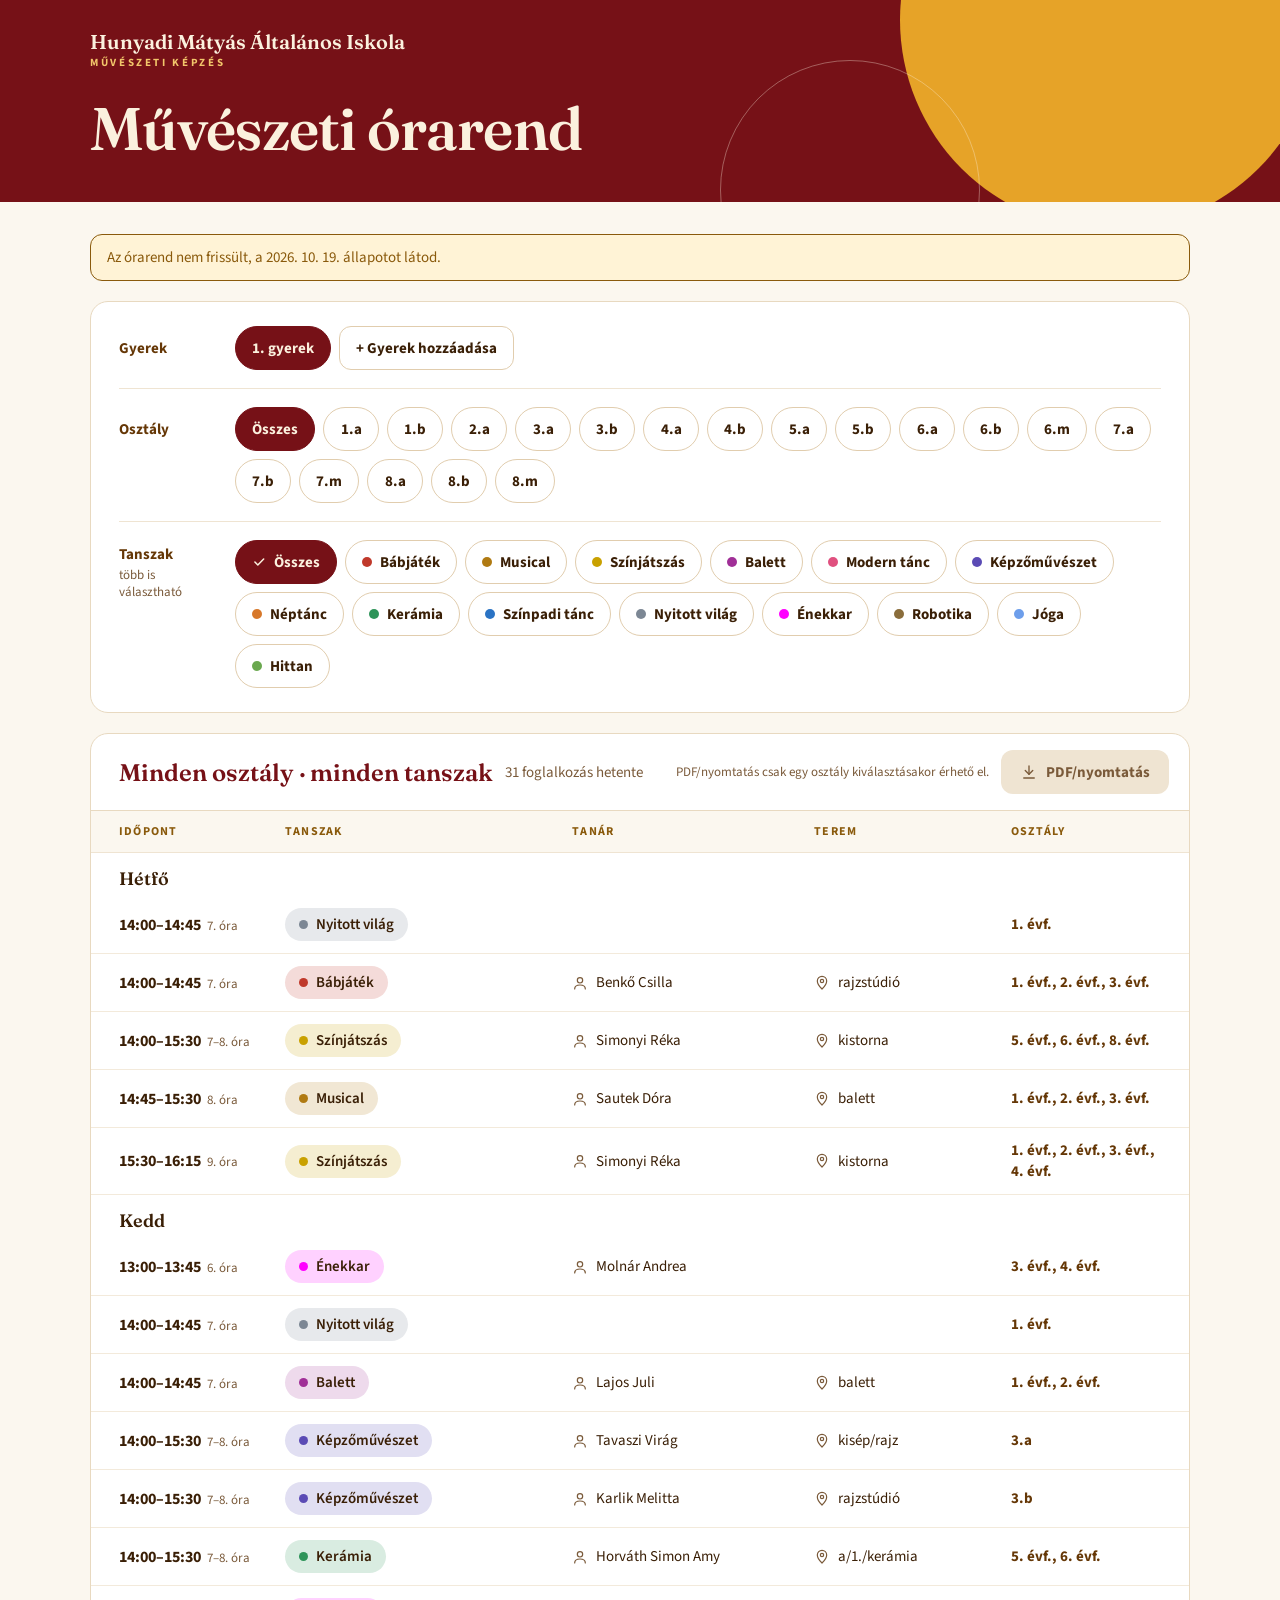
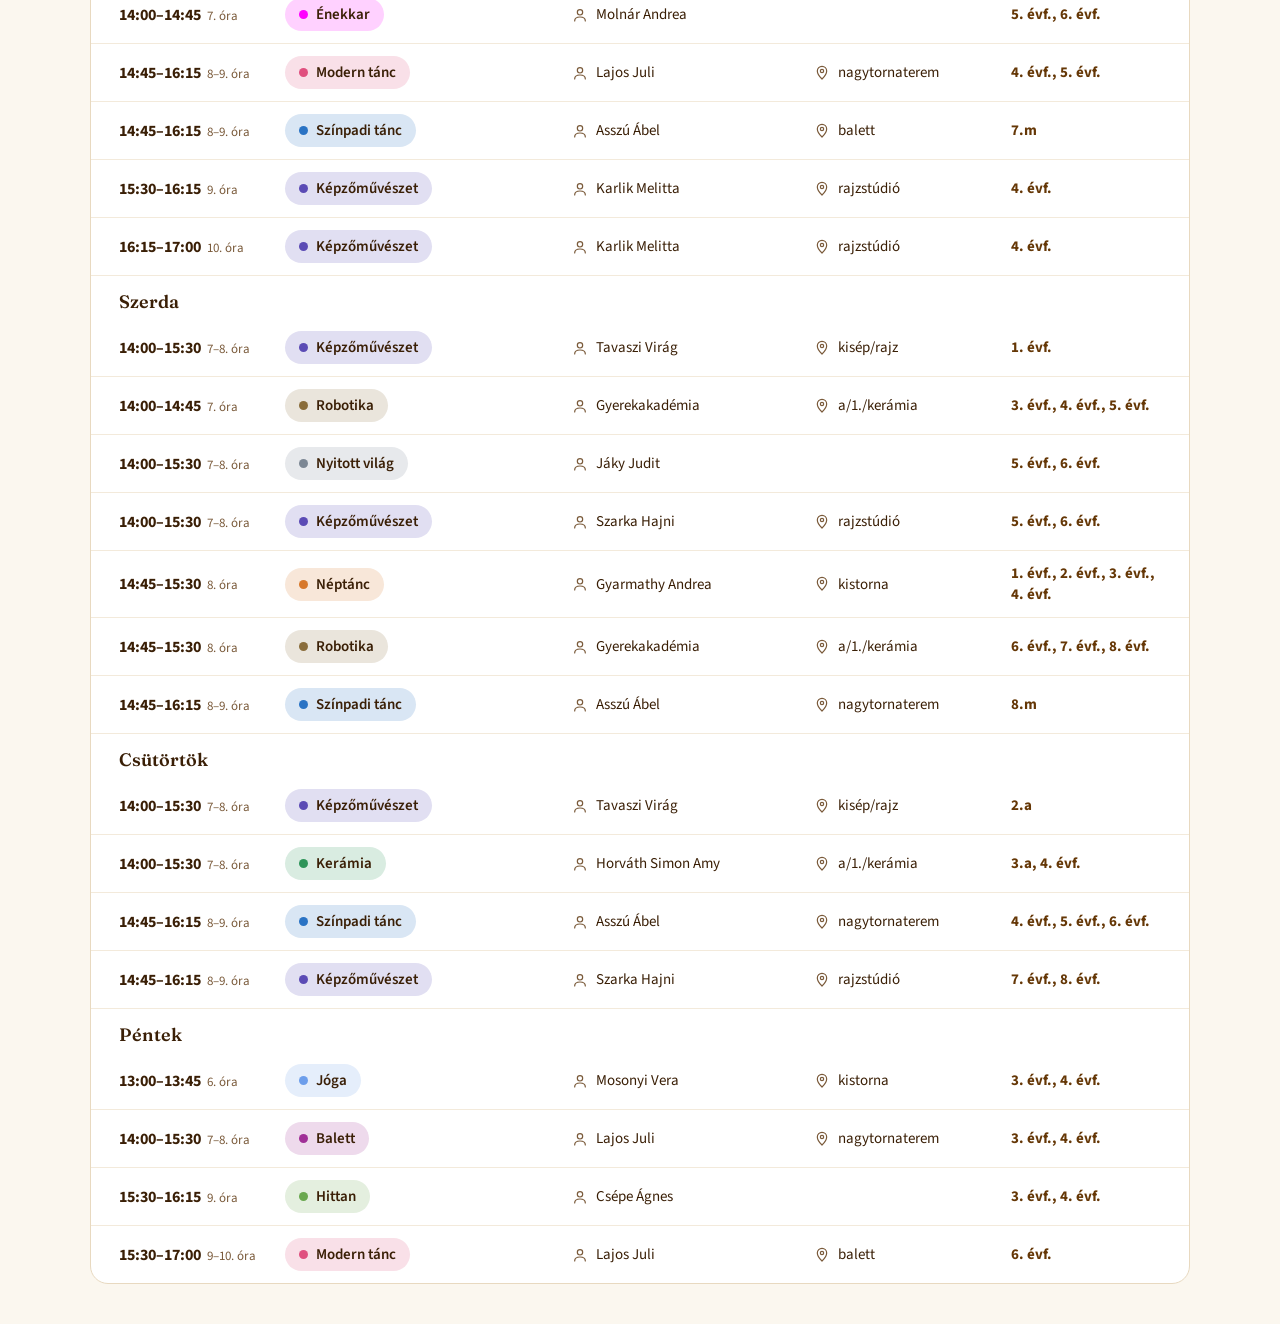
<file: index.html>
<!doctype html>
<html lang="hu">
<head>
<meta charset="utf-8">
<meta name="viewport" content="width=device-width, initial-scale=1">
<meta name="color-scheme" content="light">
<title>Hunyadi művészeti órarend</title>
<link rel="icon" href="data:,">
<link rel="preconnect" href="https://fonts.googleapis.com">
<link rel="preconnect" href="https://fonts.gstatic.com" crossorigin>
<!-- Non-blocking: a slow or blocked Google Fonts request must not delay the timetable. -->
<link rel="stylesheet" href="https://fonts.googleapis.com/css2?family=Fraunces:opsz,wght@9..144,600;9..144,700&family=Source+Sans+3:wght@400;600;700&display=swap" media="print" onload="this.media='all'">
<link rel="stylesheet" href="css/tokens.css">
<link rel="stylesheet" href="css/app.css">
<link rel="stylesheet" href="css/print.css">
<script type="module" src="src/main.js"></script>
</head>
<body>
<header class="site-header">
  <div class="decor decor-disc" aria-hidden="true"></div>
  <div class="decor decor-ring" aria-hidden="true"></div>
  <div class="header-inner wrap">
    <div class="school">
      <span class="school-name">Hunyadi Mátyás Általános Iskola</span>
      <span class="school-kicker">MŰVÉSZETI KÉPZÉS</span>
    </div>
    <h1>Művészeti órarend</h1>
  </div>
</header>

<main class="page wrap" aria-busy="true">
  <p class="loading" id="loading" role="status">Betöltés…</p>
  <p class="fatal" id="fatal" role="alert" hidden>Az órarend most nem tölthető be. Próbáld újra később.</p>

  <div class="content" id="content" hidden>
    <div class="banners" id="banners" hidden>
      <p class="banner banner-fallback" id="bannerSnapshot" hidden></p>
      <p class="banner banner-notice" id="bannerNotice" hidden></p>
    </div>

    <section class="selector card" aria-label="Választó">
      <!-- Several children (SPEC 1.2 §14.2): the selectors below edit the active child. -->
      <fieldset class="choice">
        <legend class="choice-label">Gyerek</legend>
        <div class="chips child-line">
          <span class="child-chips" id="childChips"></span>
          <span class="child-actions">
            <button class="secondary-button" id="childAdd" type="button" data-action="child-add">+ Gyerek hozzáadása</button>
            <span class="child-note" id="childAddNote" hidden>Legfeljebb 4 gyerek adható meg.</span>
            <button class="secondary-button" id="childRemove" type="button" data-action="child-remove" hidden>Gyerek törlése</button>
          </span>
        </div>
        <div class="child-name" id="childNameField" hidden>
          <label class="child-name-label" for="childName">Keresztnév</label>
          <span class="child-name-help" id="childNameHelp">nem kötelező · csak ezen az eszközön tárolódik</span>
          <input id="childName" type="text" maxlength="20" autocomplete="off" spellcheck="false" aria-describedby="childNameHelp">
        </div>
      </fieldset>
      <div class="selector-divider" aria-hidden="true"></div>
      <fieldset class="choice">
        <legend class="choice-label">Osztály</legend>
        <div class="chips class-chips" id="classChips"></div>
      </fieldset>
      <div class="selector-divider" aria-hidden="true"></div>
      <fieldset class="choice" aria-describedby="disciplineHelp">
        <legend class="choice-label has-help">Tanszak</legend>
        <span class="choice-help" id="disciplineHelp">több is választható</span>
        <div class="chips" id="disciplineChips"></div>
      </fieldset>
    </section>

    <section class="results card" id="results" aria-labelledby="resultTitle">
      <div class="results-head">
        <div class="results-summary" aria-live="polite" aria-atomic="true">
          <h2 id="resultTitle"></h2>
          <span class="results-count" id="resultCount"></span>
        </div>
        <div class="pdf">
          <span class="pdf-note" id="pdfNote">PDF/nyomtatás csak egy osztály kiválasztásakor érhető el.</span>
          <button class="pdf-button" id="pdfButton" type="button" data-action="print" aria-describedby="pdfNote" disabled><svg viewBox="0 0 24 24" fill="none" stroke="currentColor" stroke-width="1.8" stroke-linecap="round" stroke-linejoin="round" aria-hidden="true" focusable="false"><path d="M12 4v11"/><path d="M7 10l5 5 5-5"/><path d="M5 20h14"/></svg>PDF/nyomtatás</button>
        </div>
      </div>
      <div class="list-head" id="listHead" aria-hidden="true"><span>IDŐPONT</span><span>TANSZAK</span><span>TANÁR</span><span>TEREM</span><span>OSZTÁLY</span></div>
      <div class="days" id="days"></div>
      <p class="empty" id="empty" hidden>Erre a választásra nincs foglalkozás.</p>
    </section>

    <!-- 2–4 children (SPEC 1.2 §14.3): one result card per child, built by src/render.js. -->
    <section class="family" id="family" aria-labelledby="familyTitle" hidden>
      <div class="family-head">
        <h2 id="familyTitle"></h2>
        <div class="pdf">
          <span class="pdf-note" id="familyPdfNote">PDF/nyomtatás csak akkor érhető el, ha minden gyereknél ki van választva egy osztály.</span>
          <button class="pdf-button" id="familyPdfButton" type="button" data-action="print" aria-describedby="familyPdfNote" disabled><svg viewBox="0 0 24 24" fill="none" stroke="currentColor" stroke-width="1.8" stroke-linecap="round" stroke-linejoin="round" aria-hidden="true" focusable="false"><path d="M12 4v11"/><path d="M7 10l5 5 5-5"/><path d="M5 20h14"/></svg>PDF/nyomtatás</button>
        </div>
      </div>
      <div class="family-cards" id="familyCards"></div>
      <p class="sr-only" id="familyLive" aria-live="polite" aria-atomic="true"></p>
    </section>

    <details class="issues card" id="issues" hidden>
      <summary id="issuesSummary"></summary>
      <ul id="issuesList"></ul>
      <p class="report" id="issuesReport" hidden></p>
    </details>
  </div>
</main>

<!-- The PDF page (SPEC §6): only print media show it (css/print.css). -->
<div class="print-page" id="printPage"></div>
</body>
</html>
</file>
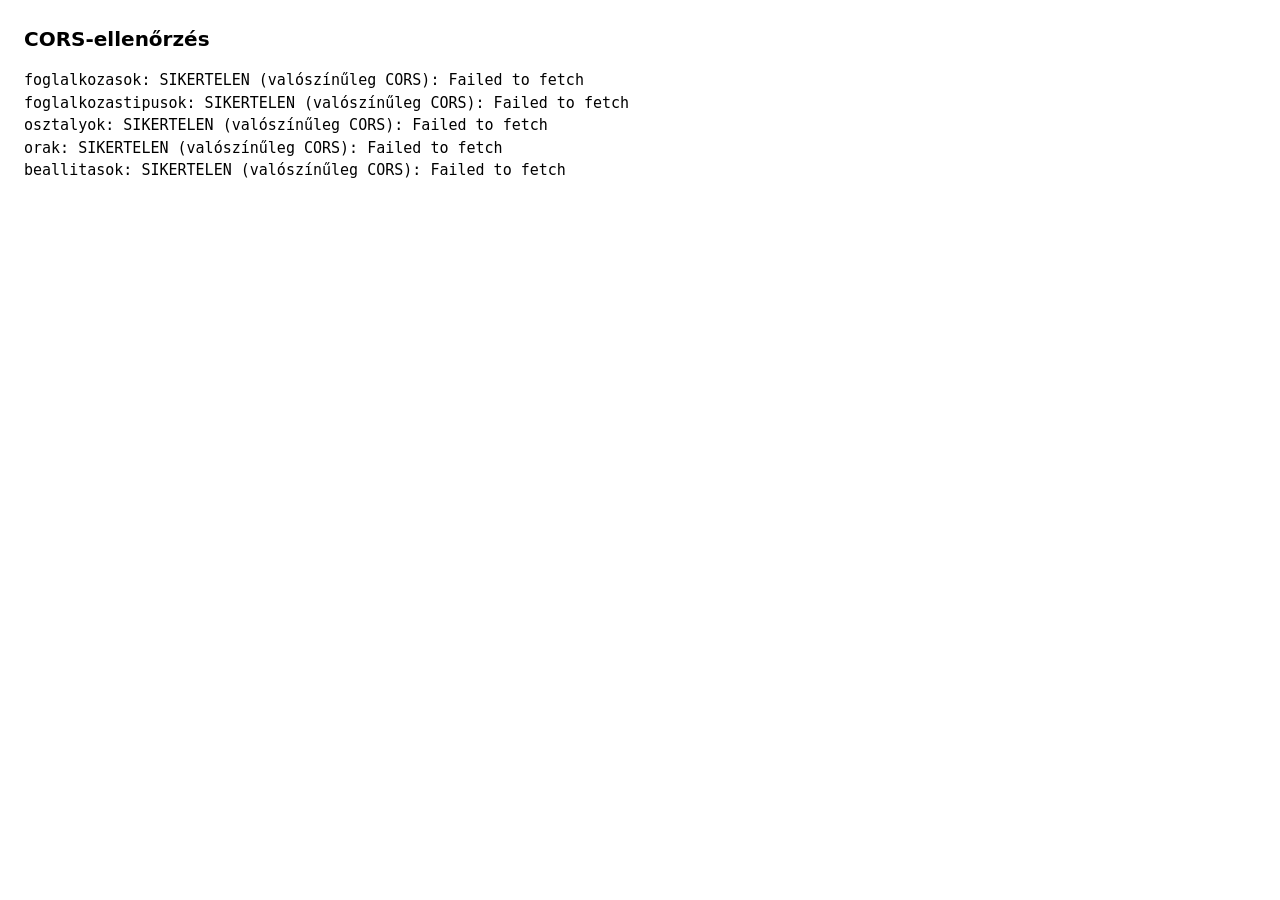
<file: scripts/check-cors.html>
<!doctype html>
<html lang="hu">
<head>
<meta charset="utf-8">
<meta name="viewport" content="width=device-width, initial-scale=1">
<title>CORS-ellenőrzés</title>
<link rel="icon" href="data:,">
</head>
<body style="font:15px/1.5 system-ui,sans-serif;margin:24px;max-width:80ch">
<!-- SPEC §5.3: can the browser fetch the published CSVs cross-origin?
     Serve the repo root (python3 -m http.server) and open /scripts/check-cors.html. -->
<h1 style="font-size:20px">CORS-ellenőrzés</h1>
<pre id="out" style="white-space:pre-wrap">Fut…</pre>
<script type="module">
import config from "../config.js";
import { csvUrl, TABS } from "../src/model.js";

const out = document.getElementById("out");
const lines = [];
if (!config.PUB_ID) {
  out.textContent = "A config.js-ben még nincs PUB_ID.";
} else {
  for (const tab of TABS) {
    if (!config.GIDS[tab]) {
      lines.push(`${tab}: nincs GID a config.js-ben`);
    } else {
      try {
        const res = await fetch(csvUrl(config, tab), { cache: "no-store" });
        const text = await res.text();
        lines.push(`${tab}: HTTP ${res.status}\n  végső URL: ${res.url}\n  első sor: ${text.split(/\r?\n/)[0]}`);
      } catch (err) {
        // A CORS block surfaces as a TypeError without details.
        lines.push(`${tab}: SIKERTELEN (valószínűleg CORS): ${err.message}`);
      }
    }
    out.textContent = lines.join("\n");
  }
}
</script>
</body>
</html>
</file>
<file: css/tokens.css>
/* Design tokens (SPEC 1.1 §4.2 colours, §4.3 type, §4.1/§4.4 sizes).
   Sizes that differ between the desktop (and tablet) and the mobile layout are
   variables too, overridden once below 768 px. */
:root {
  /* Colours, with the SPEC's token names */
  --brand-burgundy: #761117;
  --brand-gold: #e6a328;
  --on-brand: #fbf1de;
  --on-brand-accent: #f2c66b;
  --ink: #3a1f06;
  --ink-label: #653706;
  --ink-muted: #7a5a3a;
  --ink-secondary: #5a3a1a;
  --accent-text: #8a5a0c;
  --ink-muted-print: #6b4e30;
  --bg-page: #fbf7ef;
  --surface: #ffffff;
  --border: #e8d9c0;
  --border-control: #e1cdae;
  --divider: #efe4d2;
  --divider-row: #f3eadb;
  --disabled-fill: #efe4d2;
  --decor-ring: rgba(251, 241, 222, 0.35);
  /* Not in the §4.2 table: the fallback banner fill (§4.7) and the hover
     colour proposed in §13. */
  --banner-fill: #fff3d6;
  --brand-burgundy-hover: #4e0b10;
  /* The dashed outline of an empty slot on the print page (§6.4). */
  --print-empty-slot: #dccbae;

  /* Type (§4.3) */
  --font-display: "Fraunces", Georgia, serif;
  --font-ui: "Source Sans 3", system-ui, sans-serif;
  --h1-size: 60px;
  --h1-line: 1;
  --school-size: 20px;
  --school-line: 1;
  --kicker-size: 11px;
  --kicker-spacing: 0.24em;
  --h2-size: 24px;
  --day-size: 18px;
  --label-size: 15px;
  --meta-size: 15px;
  --count-size: 15px;

  /* Layout and spacing (§4.1, §4.4) */
  --content-width: min(1100px, calc(100% - 48px));
  --header-pad-top: 32px;
  --header-pad-bottom: 44px;
  --header-gap: 28px;
  --school-gap: 3px;
  --main-pad-top: 32px;
  --main-pad-bottom: 40px;
  --stack-gap: 20px;
  --card-radius: 18px;
  --selector-pad: 24px 28px;
  --selector-gap: 18px;
  --chip-gap: 8px;
  --chip-pad: 16px;
  --chip-pad-discipline: 16px;
  --chip-min: 56px;
  --pdf-height: 44px;
  /* SPEC §4.4 gives the class column 80 px; the owner widened it to 150 px on
     desktop (2026-09-26), so "1. évf., 2. évf., 3. évf., 4. évf." takes two
     lines, not four. The tablet keeps 80 px (below). */
  --list-columns: 150px minmax(0, 1.2fr) minmax(0, 1fr) minmax(0, 0.8fr) 150px;

  color-scheme: light;
}

/* Tablet (768–1023 px): desktop layout, the narrow class column of §4.4. */
@media (min-width: 768px) and (max-width: 1023.98px) {
  :root { --list-columns: 150px minmax(0, 1.2fr) minmax(0, 1fr) minmax(0, 0.8fr) 80px; }
}

@media (max-width: 767.98px) {
  :root {
    --h1-size: 38px;
    --h1-line: 1.02;
    --school-size: 15px;
    --school-line: 1.1;
    --kicker-size: 10px;
    --kicker-spacing: 0.22em;
    --h2-size: 21px;
    --day-size: 17px;
    --label-size: 14px;
    --meta-size: 14px;
    --count-size: 14px;

    --content-width: calc(100% - 32px);
    --header-pad-top: 20px;
    --header-pad-bottom: 26px;
    --header-gap: 18px;
    --school-gap: 2px;
    --main-pad-top: 16px;
    --main-pad-bottom: 16px;
    --stack-gap: 16px;
    --card-radius: 16px;
    --selector-pad: 16px;
    --selector-gap: 14px;
    --chip-gap: 6px;
    --chip-pad: 12px;
    --chip-pad-discipline: 14px;
    --chip-min: 54px;
    --pdf-height: 48px;
  }
}
</file>
<file: css/app.css>
/* Screen layout and components (SPEC 1.1 §4), after docs/design/*.dc.html.
   Desktop and tablet (≥ 768 px) share one layout; below 768 px is mobile. */

*, *::before, *::after { box-sizing: border-box; }
[hidden] { display: none !important; }
html { -webkit-text-size-adjust: 100%; }
body { margin: 0; background: var(--bg-page); color: var(--ink); font-family: var(--font-ui); font-size: 15px; }
h1, h2, h3, h4, p { margin: 0; }
button { font: inherit; color: inherit; }
:focus-visible { outline: 2px solid var(--brand-burgundy); outline-offset: 2px; }
a { color: var(--brand-burgundy); }
.wrap { width: var(--content-width); margin-inline: auto; }
.print-page { display: none; } /* shown by css/print.css only */
.sr-only { position: absolute; width: 1px; height: 1px; padding: 0; margin: -1px; overflow: hidden; clip: rect(0 0 0 0); white-space: nowrap; border: 0; }

/* 1. Header (§4.5.1); the circles are decoration, clipped by the header */
.site-header { position: relative; overflow: hidden; background: var(--brand-burgundy); }
.decor { position: absolute; border-radius: 50%; pointer-events: none; }
.decor-disc { width: 420px; height: 420px; right: -40px; top: -190px; background: var(--brand-gold); }
.decor-ring { width: 260px; height: 260px; right: 300px; top: 60px; border: 1.5px solid var(--decor-ring); }
/* Owner decision (2026-09-26): no header text on the gold disc (1.95:1).
   The SPEC §4.4 positions stay where they are clear of the text (measured
   with the real fonts, at least 6 px): from 890 px on the tablet and from
   448 px on mobile. Narrower screens move the disc right and up (the mobile
   steps are after the mobile block below). The tablet leaves out the ring. */
@media (min-width: 768px) and (max-width: 1023.98px) { .decor-ring { display: none; } }
@media (min-width: 768px) and (max-width: 889.98px) { .decor-disc { right: -165px; } }
.header-inner { position: relative; padding: var(--header-pad-top) 0 var(--header-pad-bottom); display: flex; flex-direction: column; gap: var(--header-gap); }
.school { display: flex; flex-direction: column; gap: var(--school-gap); }
.school-name { font-family: var(--font-display); font-weight: 600; font-size: var(--school-size); line-height: var(--school-line); color: var(--on-brand); }
.school-kicker { font-size: var(--kicker-size); font-weight: 700; letter-spacing: var(--kicker-spacing); color: var(--on-brand-accent); }
.site-header h1 { font-family: var(--font-display); font-weight: 600; font-size: var(--h1-size); line-height: var(--h1-line); letter-spacing: -0.015em; color: var(--on-brand); }

/* Page column */
.page { padding: var(--main-pad-top) 0 var(--main-pad-bottom); display: flex; flex-direction: column; gap: var(--stack-gap); }
.content { display: flex; flex-direction: column; gap: var(--stack-gap); }
.loading { padding: 48px 0; text-align: center; font-size: 16px; color: var(--ink-muted); }

/* Data states (§4.7). The transparent border shows as an outline in forced-colors mode. */
.banners { display: flex; flex-direction: column; gap: 8px; }
.banner, .fatal { padding: 12px 16px; border: 1px solid transparent; border-radius: 12px; font-size: 15px; line-height: 1.4; white-space: pre-line; overflow-wrap: anywhere; }
.banner-fallback, .fatal { background: var(--banner-fill); border-color: var(--accent-text); color: var(--accent-text); }
.banner-notice { background: var(--surface); border-color: var(--border); color: var(--ink); }

.card { background: var(--surface); border: 1px solid var(--border); border-radius: var(--card-radius); }

/* 2–3. Selector card (§4.5.2–3). Legends are floated so that they can sit in
   the 96 px label column; a floated legend is laid out like any float. */
.selector { padding: var(--selector-pad); display: flex; flex-direction: column; gap: var(--selector-gap); }
.selector-divider { height: 1px; background: var(--divider); }
.choice { min-width: 0; margin: 0; padding: 0; border: 0; }
.choice-label { float: left; clear: left; width: 96px; margin-right: 20px; padding: 12px 0 0; font-size: var(--label-size); font-weight: 700; color: var(--ink-label); }
.choice-label.has-help { padding-top: 4px; }
.choice-help { float: left; clear: left; width: 96px; margin: 2px 20px 0 0; font-size: 13px; line-height: 1.3; color: var(--ink-muted); }
.chips { display: flex; flex-wrap: wrap; gap: var(--chip-gap); }
.grade-row { display: contents; }
.grade-label { display: none; }

.chip { display: inline-flex; align-items: center; justify-content: center; gap: 8px; max-width: 100%; min-height: 44px; min-width: var(--chip-min); padding: 0 var(--chip-pad); border: 1.5px solid var(--border-control); border-radius: 999px; background: var(--surface); color: var(--ink); font: 700 15px var(--font-ui); text-align: left; cursor: pointer; }
.chip[aria-pressed="true"] { background: var(--brand-burgundy); border-color: var(--brand-burgundy); color: var(--on-brand); }
.chip-discipline { min-width: 0; padding: 0 var(--chip-pad-discipline); }
.chip-label { min-width: 0; overflow-wrap: anywhere; }
.chip .check { width: 14px; height: 14px; flex: none; }
.chip .dot { width: 10px; height: 10px; border-radius: 50%; background: var(--dot); flex: none; }
.chip[aria-pressed="true"] .dot { box-shadow: 0 0 0 2px var(--on-brand); }

/* Gyerek row (SPEC 1.2 §14.2): child chips, then the two buttons, in one
   wrapping row; the name field below, in the chip column. */
.child-line { align-items: center; }
.child-chips, .child-actions { display: contents; }
.secondary-button { display: inline-flex; align-items: center; justify-content: center; min-height: 44px; padding: 0 16px; border: 1.5px solid var(--border-control); border-radius: 12px; background: var(--surface); color: var(--ink); font: 700 15px var(--font-ui); cursor: pointer; }
.secondary-button:disabled { background: var(--disabled-fill); color: var(--ink-muted); cursor: not-allowed; }
.child-note { font-size: 13px; color: var(--ink-muted); }
.child-name { clear: left; display: flex; flex-direction: column; align-items: flex-start; gap: 4px; padding: 16px 0 0 116px; }
.child-name-label { font-size: 14px; font-weight: 700; color: var(--ink-label); }
.child-name-help { font-size: 13px; line-height: 1.3; color: var(--ink-muted); }
.child-name input { width: min(100%, 280px); min-height: 44px; margin-top: 2px; padding: 0 12px; border: 1.5px solid var(--border-control); border-radius: 12px; background: var(--surface); color: var(--ink); font: 400 16px var(--font-ui); }

/* 2–4 children (SPEC 1.2 §14.3): heading with the shared PDF button, then one
   result card per child. */
.family, .family-cards { display: flex; flex-direction: column; gap: var(--stack-gap); }
.family-head { display: flex; flex-wrap: wrap; align-items: center; gap: 12px; }
.family-head h2 { font-family: var(--font-display); font-weight: 600; font-size: var(--h2-size); color: var(--brand-burgundy); }

/* 4. Result header (§4.5.4) and the PDF button (§6.1) */
.results { overflow: hidden; }
.results-head { display: flex; flex-wrap: wrap; align-items: center; gap: 12px; padding: 16px 20px 16px 28px; border-bottom: 1px solid var(--border); }
.results-summary { display: flex; flex-wrap: wrap; align-items: center; gap: 2px 12px; }
.results-summary h2, .results-summary h3 { font-family: var(--font-display); font-weight: 600; font-size: var(--h2-size); color: var(--brand-burgundy); }
.results-count { font-size: var(--count-size); color: var(--ink-muted); }
.pdf { margin-left: auto; display: flex; align-items: center; gap: 12px; }
.pdf-note { font-size: 13px; color: var(--ink-muted); }
.pdf-button { display: inline-flex; align-items: center; justify-content: center; gap: 8px; min-height: var(--pdf-height); padding: 0 18px; border: 1px solid transparent; border-radius: 12px; /* the border shows in forced colors */ background: var(--brand-burgundy); color: var(--on-brand); font: 700 15px var(--font-ui); cursor: pointer; }
.pdf-button:disabled { background: var(--disabled-fill); color: var(--ink-muted); cursor: not-allowed; }
.pdf-button svg { width: 18px; height: 18px; flex: none; }

/* 5. Result list (§4.5.5). One DOM for both layouts: a row of the desktop
   table, or a card on mobile. */
.list-head, .item { display: grid; grid-template-columns: var(--list-columns); gap: 16px; }
.list-head { padding: 12px 28px; background: var(--bg-page); border-bottom: 1px solid var(--divider); font-size: 12px; font-weight: 700; letter-spacing: 0.1em; color: var(--accent-text); }
.day-title { padding: 14px 28px 6px; font-family: var(--font-display); font-weight: 600; font-size: var(--day-size); color: var(--ink); }
.day-items { margin: 0; padding: 0; list-style: none; }
/* Optional parts (the note, the mobile meta row) sit in implicit rows, so a
   hidden or missing part adds no row gap. */
.item { grid-template-areas: "time discipline teacher room class"; align-items: center; padding: 12px 28px; border-bottom: 1px solid var(--divider-row); }
/* Desktop only: the last row needs no divider (mobile cards keep their border). */
@media not all and (max-width: 767.98px) { .day:last-child .item:not(.uncertain):last-child { border-bottom: 0; } }
.item-time { grid-area: time; display: flex; flex-wrap: wrap; align-items: baseline; column-gap: 6px; }
.time { font-size: 16px; font-weight: 700; color: var(--ink); white-space: nowrap; }
.lessons { font-size: 13px; color: var(--ink-muted); }
.item-discipline { grid-area: discipline; display: flex; flex-wrap: wrap; align-items: center; gap: 8px; min-width: 0; }
.pill { display: inline-flex; align-items: center; gap: 8px; max-width: 100%; padding: 6px 14px; border-radius: 999px; background: var(--tint); font-size: 15px; font-weight: 600; color: var(--ink); }
.pill .dot { width: 9px; height: 9px; border-radius: 50%; background: var(--dot); flex: none; }
.pill-name { min-width: 0; overflow-wrap: anywhere; hyphens: auto; }
.choice-pill { padding: 2px 8px; border: 1px solid var(--border-control); border-radius: 999px; background: var(--bg-page); font-size: 11px; font-weight: 700; letter-spacing: 0.08em; text-transform: uppercase; color: var(--accent-text); }
.item-meta { display: contents; }
.meta { display: flex; align-items: center; gap: 8px; min-width: 0; font-size: var(--meta-size); color: var(--ink); overflow-wrap: anywhere; hyphens: auto; }
.meta svg { width: 16px; height: 16px; flex: none; color: var(--ink-muted); }
.meta-teacher { grid-area: teacher; }
.meta-room { grid-area: room; }
.item-class { grid-area: class; font-size: 15px; font-weight: 700; color: var(--ink-label); }
.target { white-space: nowrap; }

/* Uncertain rows (§4.6): dashed frame, "?" after the name, the note on demand.
   The desktop frame keeps the row's text where the other rows have it. */
.item.uncertain { margin: 4px 16px; padding: 6.5px 10.5px; border: 1.5px dashed var(--accent-text); border-radius: 12px; }
.uncertain-btn, .uncertain-mark { position: relative; display: inline-grid; place-items: center; width: 22px; height: 22px; flex: none; border: 1.5px solid var(--accent-text); border-radius: 50%; background: var(--surface); color: var(--accent-text); font: 700 13px var(--font-ui); }
.uncertain-btn { padding: 0; cursor: pointer; }
.uncertain-btn::before { content: ""; position: absolute; inset: -12.5px; } /* 44 px target: 11 px beyond the 1.5 px border */
.uncertain-btn[aria-expanded="true"] { background: var(--accent-text); color: var(--surface); }
.item-note { grid-column: 1 / -1; padding: 8px 12px; border-radius: 8px; background: var(--bg-page); font-size: 14px; line-height: 1.4; color: var(--ink); white-space: pre-line; overflow-wrap: anywhere; }

/* 7. Empty state (§4.5.7) */
.empty { padding: 48px 28px; text-align: center; font-size: 16px; color: var(--ink-muted); }

/* Adathibák (§4.7), for editors */
.issues { padding: 0 28px; }
.issues summary { padding: 12px 0; font-size: 15px; font-weight: 700; color: var(--ink-label); cursor: pointer; }
.issues ul { margin: 0 0 12px; padding-left: 20px; font-size: 14px; line-height: 1.5; overflow-wrap: anywhere; }
.issues .report { margin: 0 0 16px; font-size: 14px; overflow-wrap: anywhere; }

/* Hover (not designed; SPEC §13 default), only for devices that hover */
@media (hover: hover) and (forced-colors: none) {
  .chip[aria-pressed="false"]:hover, .secondary-button:not(:disabled):hover { background: var(--bg-page); }
  .chip[aria-pressed="true"]:hover, .pdf-button:not(:disabled):hover { background: var(--brand-burgundy-hover); border-color: var(--brand-burgundy-hover); }
  a:hover { color: var(--brand-burgundy-hover); }
}

/* Mobile (< 768 px) */
@media (max-width: 767.98px) {
  .decor-disc { width: 220px; height: 220px; right: -90px; top: -120px; }
  .decor-ring { display: none; }

  .choice-label, .choice-label.has-help { width: auto; margin-right: 8px; padding: 0; }
  .choice-help { clear: none; width: auto; margin: 1px 0 0; }
  .chips { clear: both; padding-top: 14px; }

  /* Class chips grouped by grade, "Összes" on top (§4.5.2) */
  .class-chips { flex-direction: column; align-items: flex-start; gap: 6px; }
  .grade-row { display: flex; flex-wrap: wrap; align-items: center; gap: 6px; }
  .grade-label { display: block; width: 24px; font-size: 14px; font-weight: 700; color: var(--ink-label); }

  /* Gyerek row: the buttons (and the 4-children note) go below the chips. */
  .child-actions { display: flex; flex-wrap: wrap; align-items: center; gap: 6px; flex-basis: 100%; }
  .child-note { flex-basis: 100%; }
  .child-name { padding: 14px 0 0; }
  .family-head { flex-direction: column; align-items: stretch; gap: 10px; }
  .family-head h2 { padding: 4px 2px 0; }

  .results { overflow: visible; display: flex; flex-direction: column; gap: 10px; background: none; border: 0; border-radius: 0; }
  .results-head { flex-direction: column; align-items: stretch; gap: 10px; padding: 0; border: 0; }
  .results-summary { flex-direction: column; align-items: flex-start; gap: 2px; padding: 4px 2px; }
  .pdf { margin-left: 0; flex-direction: column; align-items: stretch; gap: 6px; }
  .pdf-note { order: 2; text-align: center; }

  .list-head { display: none; }
  .days { display: flex; flex-direction: column; gap: 14px; }
  .day { display: flex; flex-direction: column; gap: 8px; }
  .day-title { padding: 0 2px; }
  .day-items { display: flex; flex-direction: column; gap: 8px; }
  /* The time keeps its width; the class cell wraps between its parts instead. */
  .item, .item.uncertain { grid-template-columns: minmax(min-content, 1fr) auto; grid-template-areas: "time class" "discipline discipline"; gap: 8px 10px; margin: 0; padding: 12px 14px; background: var(--surface); border: 1px solid var(--border); border-radius: 14px; }
  .item.uncertain { padding: 11.5px 13.5px; border: 1.5px dashed var(--accent-text); }
  .item-class { justify-self: end; text-align: right; font-size: 14px; }
  .item-discipline { justify-self: start; }
  .pill { padding: 5px 12px; }
  .item-meta { grid-column: 1 / -1; display: flex; flex-wrap: wrap; gap: 4px 16px; color: var(--ink-secondary); }
  .meta { gap: 6px; color: var(--ink-secondary); }
  .meta svg { width: 14px; height: 14px; color: inherit; }

  .empty { padding: 32px 16px; background: var(--surface); border: 1px dashed var(--border-control); border-radius: 14px; font-size: 15px; }
  .issues { padding: 0 16px; }
}

/* Narrow phones: the disc steps right and up, clear of the school name and
   the H1 (see the header rules above). */
@media (max-width: 447.98px) { .decor-disc { right: -60px; top: -160px; } }
@media (max-width: 399.98px) { .decor-disc { right: -100px; top: -160px; } }
@media (max-width: 359.98px) { .decor-disc { right: -145px; top: -150px; } }

/* Windows high contrast: keep the selected state visible */
@media (forced-colors: active) {
  .chip[aria-pressed="true"] { forced-color-adjust: none; background: Highlight; border-color: Highlight; color: HighlightText; }
  .chip[aria-pressed="true"] .dot { box-shadow: 0 0 0 2px HighlightText; }
  .chip[aria-pressed="true"]:focus-visible { outline-color: CanvasText; }
}
</file>
<file: css/print.css>
/* Print pages (SPEC 1.1 §6.3–6.4, SPEC 1.2 §14.4), after
   docs/design/pdf-a4-fekvo.dc.html: A4 landscape sheets (.pp-sheet) in
   .print-page; the screen interface is hidden. One child: one sheet with the
   timetable grid. 2–4 children: two children per sheet in a compact list.
   These rules apply to every medium: on screen .print-page is hidden
   (css/app.css), except for the moment src/print-view.js lays it out off
   screen to measure what fits. */

@page { size: A4 landscape; margin: 11.6mm 12.7mm; }

@media print {
  html, body { background: #fff; }
  body > :not(.print-page) { display: none !important; }
  .print-page { display: block !important; }
}

.print-page, .print-page * { -webkit-print-color-adjust: exact; print-color-adjust: exact; }
.print-page { background: #fff; color: var(--ink); font-family: var(--font-ui); }
/* A sheet: the full width of the page area, and the height of an A4
   landscape page area (210 mm minus the margins), a little short of it so
   rounding never pushes a sheet onto a second page. On other paper a sheet
   stays one page and is not cut off at the right edge, but gets narrower. */
.pp-sheet {
  display: flex; flex-direction: column; gap: 14px;
  width: 100%; height: 186mm; overflow: hidden; break-inside: avoid;
}
.pp-sheet:not(:last-child) { break-after: page; }
/* Off-screen layout at the A4 page area's width, for print-view.js to
   measure; it is never painted (the class is removed in the same task). */
.print-page.pp-measuring { display: block; position: fixed; top: 0; left: -10000px; width: 271.6mm; visibility: hidden; }

/* 1. Letterhead */
.pp-letterhead { flex: none; display: flex; align-items: center; gap: 10px; padding-bottom: 10px; border-bottom: 2px solid var(--brand-burgundy); font-size: 13px; }
.pp-school { font-weight: 700; color: var(--ink); }
.pp-program, .pp-year { color: var(--ink-muted-print); }
.pp-year { margin-left: auto; }

/* 2. Title */
.pp-title { flex: none; display: flex; align-items: flex-end; gap: 16px; }
.pp-title-text { display: flex; flex-direction: column; gap: 2px; min-width: 0; }
.pp-eyebrow { font-size: 12px; font-weight: 700; letter-spacing: 0.14em; color: var(--accent-text); }
.pp-h1 { font-family: var(--font-display); font-weight: 600; font-size: 28px; line-height: 1.1; color: var(--brand-burgundy); }
.pp-count { margin-left: auto; flex: none; font-size: 14px; color: var(--ink-muted-print); }

/* 3. Grid: hour column + five days; a header row + one equal row per period */
.pp-grid {
  --choice-strip: 12px; /* height of the "VÁLASZTHATÓ" strip, below */
  flex: 1 1 auto; min-height: 0; display: grid; gap: 6px;
  grid-template-columns: 78px repeat(5, minmax(0, 1fr));
  grid-template-rows: 30px repeat(var(--rows), minmax(0, 1fr));
}
.pp-day { display: flex; align-items: center; justify-content: center; font-size: 14px; font-weight: 700; border-bottom: 1.5px solid var(--brand-burgundy); }
.pp-hour { display: flex; flex-direction: column; justify-content: center; gap: 1px; }
.pp-hour-n { font-size: 12px; font-weight: 700; color: var(--accent-text); }
.pp-hour-from { font-size: 13px; font-weight: 600; }
.pp-hour-to { font-size: 12px; color: var(--ink-muted-print); }
.pp-empty { border: 1px dashed var(--print-empty-slot); border-radius: 8px; }

/* Cards. Overlapping cards share the day column in equal lanes (--lanes wide,
   in lane --lane), side by side, with a 6 px gap like the grid's. */
.pp-card {
  --gap: 6px;
  --lane-width: calc((100% - (var(--lanes) - 1) * var(--gap)) / var(--lanes));
  justify-self: start; width: var(--lane-width); margin-left: calc(var(--lane) * (var(--lane-width) + var(--gap)));
  min-width: 0; min-height: 0; display: flex; flex-direction: column; gap: 3px; overflow: hidden;
  padding: 8px 10px; border: 1px solid var(--dot); border-radius: 8px; background: var(--tint); color: var(--ink);
}
.pp-name { font-family: var(--font-display); font-weight: 700; font-size: 15px; line-height: 1.2; overflow-wrap: anywhere; hyphens: auto; }
.pp-time { font-size: 12px; font-weight: 600; }
.pp-meta { margin-top: auto; display: flex; flex-direction: column; font-size: 12px; overflow-wrap: anywhere; hyphens: auto; }

/* Side-by-side cards are marked once per group (§6.4 "a kártyák tetején"):
   one "VÁLASZTHATÓ" strip across the day column at the top of the group's
   first row, with a thin bracket over the lanes; the cards that start in that
   row sit below the strip. */
.pp-choice {
  /* The strip reaches 3 px into the row gap above the group; the accents of
     Á and Ó stay clear of the border or the day underline above it. */
  align-self: start; height: var(--choice-strip); margin-top: -3px; display: flex; align-items: center; gap: 6px;
  font-size: 12px; line-height: 1; font-weight: 700; color: var(--accent-text);
}
.pp-choice::before, .pp-choice::after { content: ""; flex: 1 1 0; align-self: stretch; margin-top: 6px; border-top: 1px solid currentColor; }
.pp-choice::before { border-left: 1px solid currentColor; border-top-left-radius: 4px; }
.pp-choice::after { border-right: 1px solid currentColor; border-top-right-radius: 4px; }
.pp-below-choice { margin-top: calc(var(--choice-strip) - 3px + 3px); }

/* A split card is half a day column wide (~87 px): tighter padding and no
   time line (print-view.js). Each word is an inline block, so lines break
   between words; a word wider than the lane breaks inside, only at the soft
   hyphens print-view.js gives it (Hungarian syllables) after measuring. */
.pp-split { padding: 6px 5px; gap: 2px; }
.pp-split .pp-name { line-height: 1.15; hyphens: manual; }
.pp-split .pp-meta { line-height: 1.2; hyphens: manual; }
/* Three or more lanes (a lane of about 55 px): smaller name, less padding;
   still no text below 12 px. */
.pp-narrow { padding: 4px; }
.pp-narrow .pp-name { font-size: 13px; }

/* overflow-wrap: last resort only (e.g. paper narrower than A4), for a word
   that still does not fit: broken rather than cut off. */
.pp-word { display: inline-block; max-width: 100%; overflow-wrap: anywhere; }

/* A card whose text is too tall after measuring gets a tighter setting, in
   two steps (print-view.js); nothing goes below 12 px. */
.pp-tight { gap: 0; }
.pp-tight .pp-name { font-size: 13px; line-height: 1.1; }
.pp-tight .pp-meta { line-height: 1.1; }
.pp-tighter { padding-top: 3px; padding-bottom: 3px; }
.pp-tighter .pp-name { font-size: 12px; line-height: 1.05; }
.pp-tighter .pp-meta { line-height: 1.05; }

/* 4. Footer */
.pp-legend, .pp-footer { flex: none; font-size: 12px; color: var(--ink-muted-print); }
.pp-legend { margin-bottom: -8px; } /* the legend sits right above the footer */

/* 2–4 children (SPEC 1.2 §14.4): two blocks per sheet, each a compact list
   in five day columns, with no hour column and no empty slots. */
.pp-compact { gap: 10px; }
.pp-compact .pp-letterhead { padding-bottom: 8px; }
.pp-block { flex: 1 1 0; min-height: 0; display: flex; flex-direction: column; gap: 6px; overflow: hidden; }
.pp-block + .pp-block { padding-top: 8px; border-top: 1px solid var(--border); }
.pp-block.pp-spare { border-top-style: dashed; border-color: var(--print-empty-slot); }
.pp-block-head { flex: none; display: flex; align-items: baseline; gap: 12px; }
.pp-block-title { margin: 0; font-family: var(--font-display); font-weight: 600; font-size: 18px; line-height: 1.15; color: var(--brand-burgundy); }
.pp-block-count { margin-left: auto; flex: none; font-size: 12px; color: var(--ink-muted-print); }
.pp-cols { flex: 1 1 auto; min-height: 0; display: grid; grid-template-columns: repeat(5, minmax(0, 1fr)); gap: 8px; }
.pp-col { min-width: 0; min-height: 0; display: flex; flex-direction: column; gap: 4px; }
.pp-col-day { margin: 0; padding-bottom: 2px; border-bottom: 1.5px solid var(--brand-burgundy); font-size: 13px; font-weight: 700; color: var(--ink); }
.pp-entry { display: flex; flex-direction: column; padding: 3px 6px 4px; border: 1px solid var(--dot); border-radius: 6px; background: var(--tint); color: var(--ink); }
.pp-entry-time { font-size: 12px; font-weight: 700; line-height: 1.25; }
.pp-entry-lessons { font-weight: 400; color: var(--ink-muted-print); }
.pp-entry-name { font-family: var(--font-display); font-weight: 700; font-size: 14px; line-height: 1.15; overflow-wrap: anywhere; }
.pp-entry-meta { font-size: 12px; line-height: 1.2; overflow-wrap: anywhere; }
/* Overlapping Választható entries: one group, labelled once, held together by a line. */
.pp-group { display: flex; flex-direction: column; gap: 3px; padding-left: 6px; border-left: 2px solid var(--accent-text); }
.pp-group-label { font-size: 12px; font-weight: 700; letter-spacing: 0.06em; line-height: 1.1; color: var(--accent-text); }
.pp-none { font-size: 12px; color: var(--ink-muted-print); }
.pp-compact .pp-legend { margin-bottom: -6px; }
/* A block that does not fit half a page: first tighter (nothing below 12 px),
   then a page of its own (print-view.js). */
.pp-block-tight .pp-col, .pp-block-tight .pp-group { gap: 2px; }
.pp-block-tight .pp-entry { padding: 2px 6px; }
.pp-block-tight .pp-entry-name { font-size: 13px; line-height: 1.1; }

/* "Összes": no timetable to print (§6.2) */
.pp-message { font-size: 16px; color: var(--ink); }
</file>
